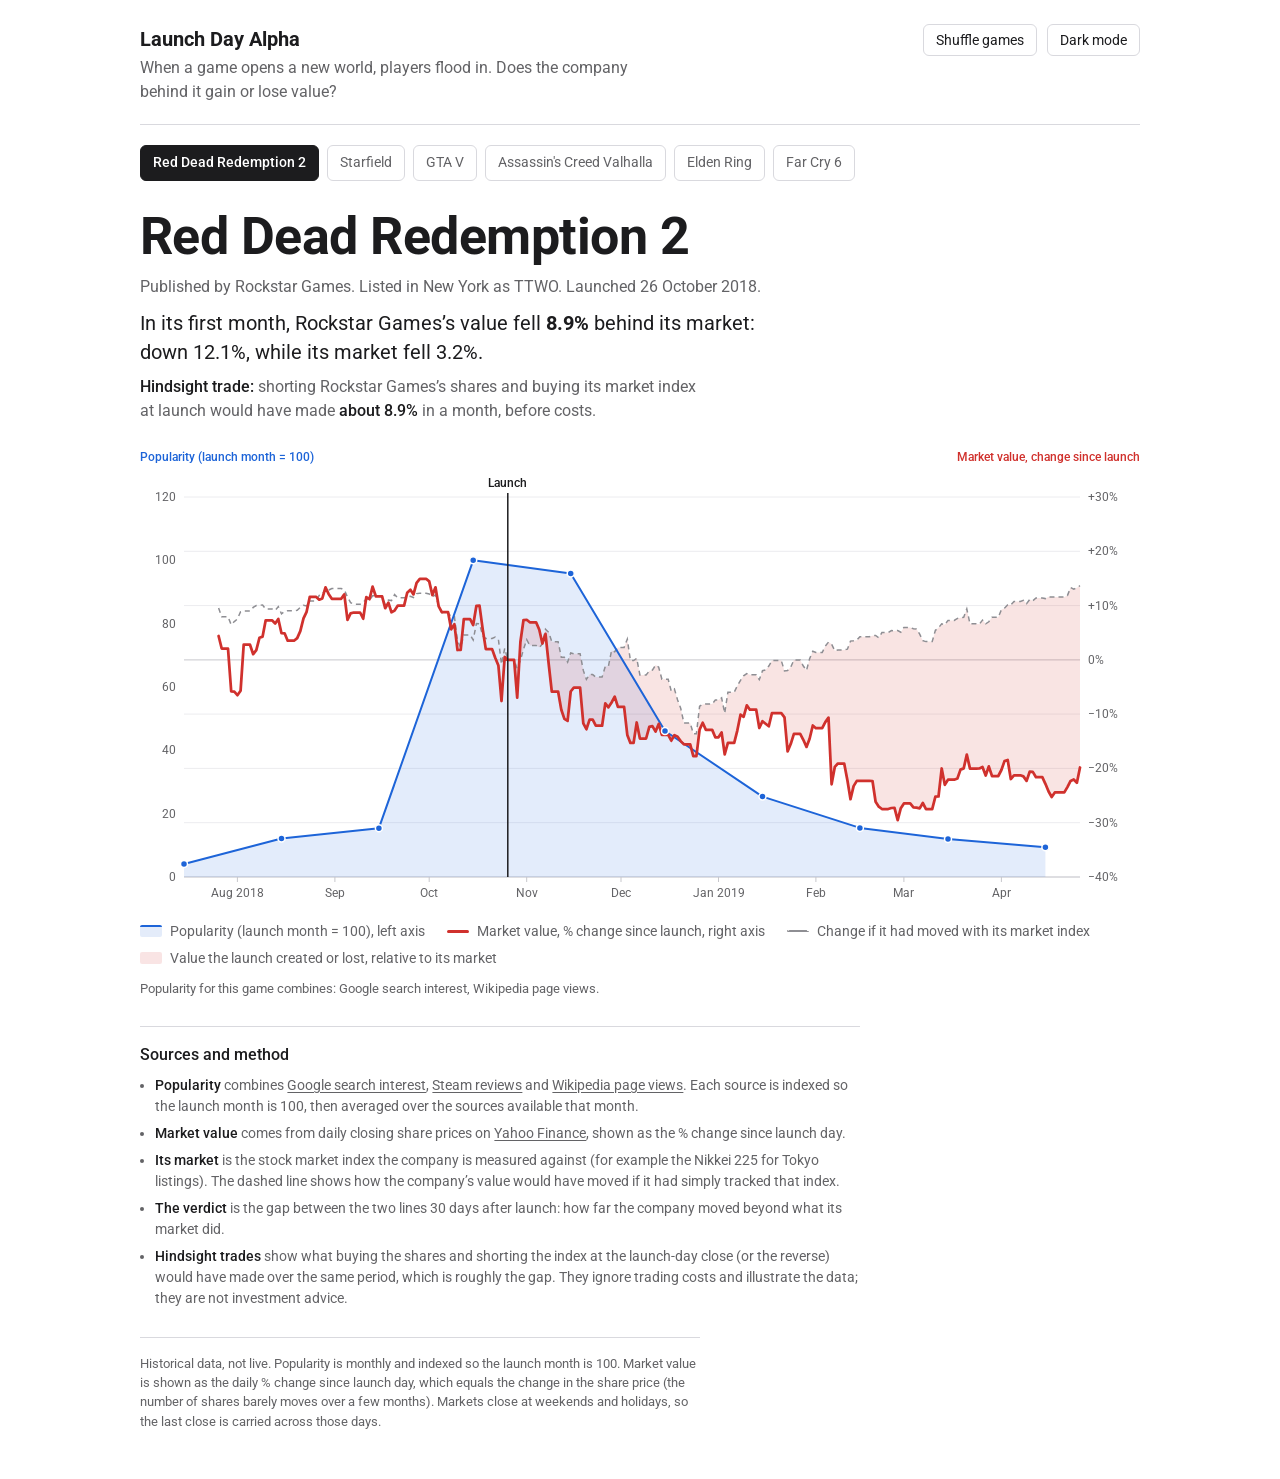
<file: site/index.html>
<!doctype html>
<html lang="en">
<head>
<meta charset="utf-8">
<meta name="viewport" content="width=device-width, initial-scale=1, viewport-fit=cover">
<title>Launch Day Alpha</title>
<meta name="description" content="How players' interest in a big game launch lines up with the publisher's market value, using historical data.">
<link rel="icon" href="data:image/svg+xml,%3Csvg xmlns='http://www.w3.org/2000/svg' viewBox='0 0 32 32'%3E%3Crect width='32' height='32' rx='6' fill='%231C1C1E'/%3E%3Cpath d='M5 24 L12 15 L18 19 L27 8' fill='none' stroke='%23FF6B61' stroke-width='3' stroke-linecap='round' stroke-linejoin='round'/%3E%3C/svg%3E">
<script>
  // Apply a saved theme before first paint to avoid a flash. Storage may be unavailable.
  try {
    var savedTheme = localStorage.getItem("lda-theme");
    if (savedTheme === "light" || savedTheme === "dark") document.documentElement.setAttribute("data-theme", savedTheme);
  } catch (e) {}
</script>
<link rel="preconnect" href="https://fonts.googleapis.com">
<link rel="preconnect" href="https://fonts.gstatic.com" crossorigin>
<link href="https://fonts.googleapis.com/css2?family=Roboto:wght@400;500;700&display=swap" rel="stylesheet">
<link rel="stylesheet" href="styles.css">
<script src="app.js" defer></script>
</head>
<body>
<div class="wrap">
  <header class="site-header">
    <div>
      <p class="brand">Launch Day Alpha</p>
      <p class="lede">When a game opens a new world, players flood in. Does the company behind it gain or lose value?</p>
    </div>
    <div class="header-actions">
      <span class="badge" id="badge" hidden>Placeholder data</span>
      <button class="theme-toggle" id="shuffle" type="button" hidden>Shuffle games</button>
      <button class="theme-toggle" id="themeToggle" type="button">Dark mode</button>
    </div>
  </header>

  <nav class="menu" aria-label="Game launches">
    <div class="tabs" id="tabs" role="tablist" aria-label="Game launches"></div>
  </nav>

  <main class="stage" id="stage">
    <div class="status" id="status">Loading…</div>

    <div id="content" hidden>
      <div id="copy">
        <h1 class="title" id="title"></h1>
        <p class="meta" id="meta"></p>
        <p class="verdict" id="verdict"></p>
        <p class="trade" id="trade"></p>
      </div>

      <div class="chart" id="chart">
        <svg id="svg" role="img" aria-labelledby="svgDesc"><desc id="svgDesc"></desc></svg>
        <div class="tooltip" id="tooltip" aria-hidden="true"></div>
      </div>

      <ul class="legend">
        <li><span class="key key-pop"></span><span><span id="legendPop">Popularity</span>, left axis</span></li>
        <li><span class="key key-mv"></span><span>Market value, % change since launch, right axis</span></li>
        <li><span class="key key-bench"></span>Change if it had moved with its market index</li>
        <li><span class="key key-gap"></span>Value the launch created or lost, relative to its market</li>
      </ul>
      <p class="sources" id="sources"></p>

      <section class="method" aria-labelledby="methodTitle">
        <h2 id="methodTitle">Sources and method</h2>
        <ul>
          <li><b>Popularity</b> combines <span id="methodSignals"></span>. Each source is indexed so the launch month is 100, then averaged over the sources available that month.</li>
          <li><b>Market value</b> comes from daily closing share prices on <a href="https://finance.yahoo.com/" rel="noopener">Yahoo Finance</a>, shown as the % change since launch day.</li>
          <li><b>Its market</b> is the stock market index the company is measured against (for example the Nikkei 225 for Tokyo listings). The dashed line shows how the company&rsquo;s value would have moved if it had simply tracked that index.</li>
          <li><b>The verdict</b> is the gap between the two lines <span id="methodDay">30</span> days after launch: how far the company moved beyond what its market did.</li>
          <li><b>Hindsight trades</b> show what buying the shares and shorting the index at the launch-day close (or the reverse) would have made over the same period, which is roughly the gap. They ignore trading costs and illustrate the data; they are not investment advice.</li>
        </ul>
      </section>
    </div>
  </main>

  <footer>
    <p class="note" id="note"></p>
  </footer>
</div>
</body>
</html>
</file>
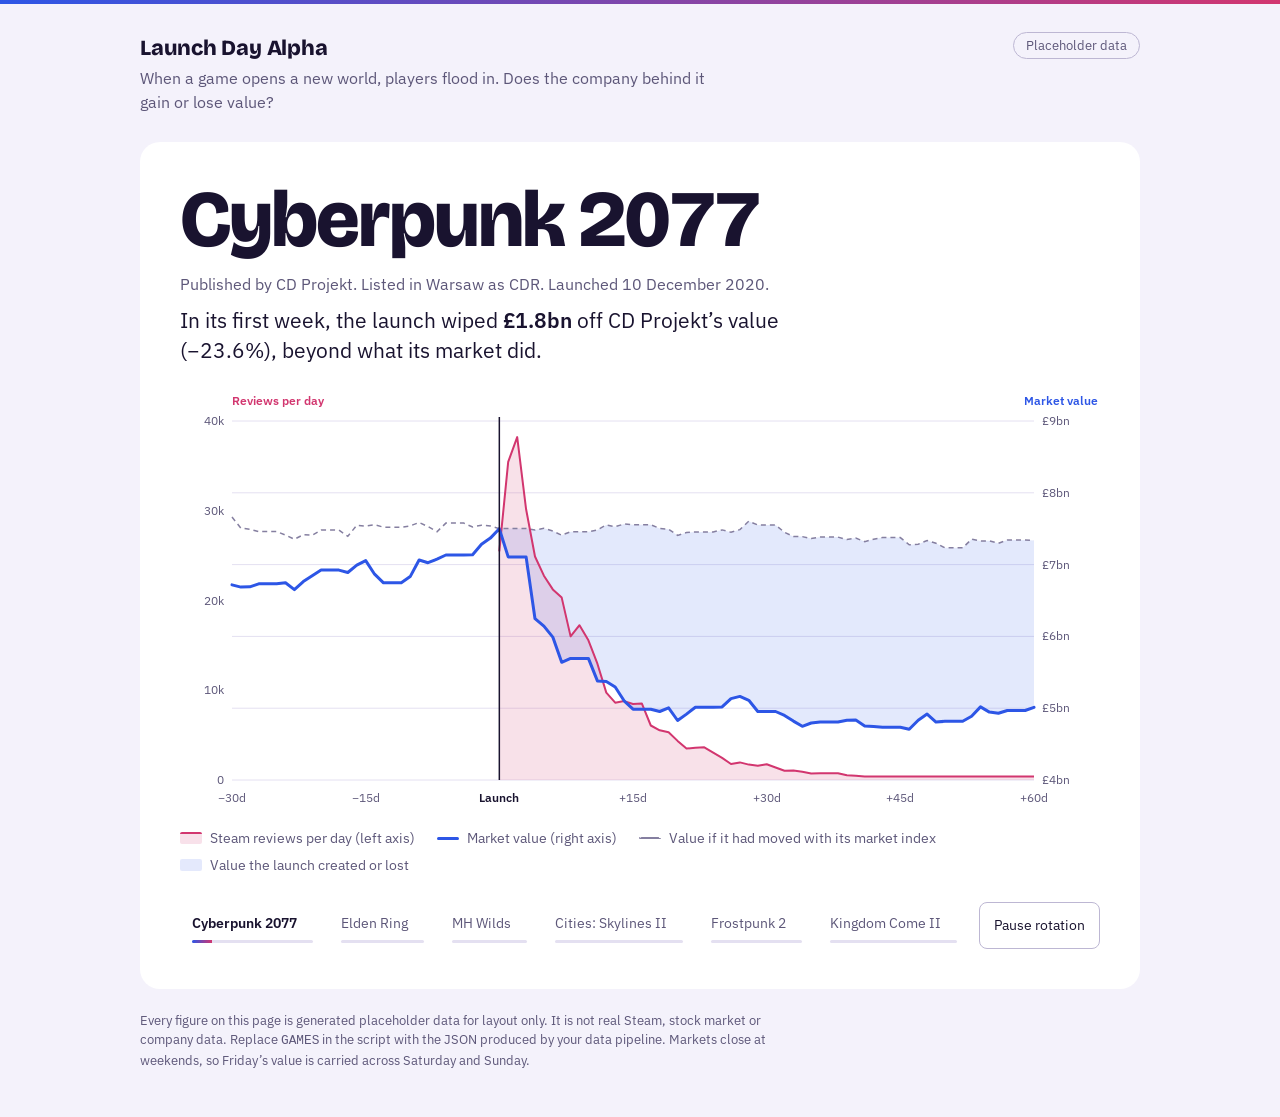
<file: prototype/launch-day-alpha.html>
<!doctype html>
<html lang="en">
<head>
<meta charset="utf-8">
<meta name="viewport" content="width=device-width, initial-scale=1, viewport-fit=cover">
<title>Launch Day Alpha</title>
<link rel="preconnect" href="https://fonts.googleapis.com">
<link rel="preconnect" href="https://fonts.gstatic.com" crossorigin>
<link href="https://fonts.googleapis.com/css2?family=Bricolage+Grotesque:opsz,wght@12..96,500;12..96,800&family=IBM+Plex+Sans:wght@400;500;600&display=swap" rel="stylesheet">
<style>
  :root {
    color-scheme: light;
    --bg: #F4F2FB;
    --surface: #FFFFFF;
    --ink: #19132F;
    --muted: #5D5779;
    --grid: #E4E0F1;
    --axis: #BDB7D3;
    --pop: #D2366F;
    --pop-fill: rgba(210, 54, 111, 0.15);
    --mv: #2D56E6;
    --gap: rgba(45, 86, 230, 0.13);
    --bench: #857FA0;
    --focus: #2D56E6;
  }
  @media (prefers-color-scheme: dark) {
    :root {
      color-scheme: dark;
      --bg: #140E2B;
      --surface: #1C1539;
      --ink: #F2EFFC;
      --muted: #A8A1C7;
      --grid: #2D2551;
      --axis: #4A4170;
      --pop: #FF5E95;
      --pop-fill: rgba(255, 94, 149, 0.17);
      --mv: #7598FF;
      --gap: rgba(117, 152, 255, 0.17);
      --bench: #8F88B2;
      --focus: #7598FF;
    }
  }

  * { box-sizing: border-box; }
  html, body { margin: 0; }
  body {
    background: var(--bg);
    color: var(--ink);
    font-family: "IBM Plex Sans", system-ui, -apple-system, "Segoe UI", Roboto, sans-serif;
    font-variant-numeric: tabular-nums;
    line-height: 1.5;
    padding-bottom: env(safe-area-inset-bottom, 0px);
  }
  /* The two series colours, joined: players (pink) and market value (blue). */
  .strip { height: 4px; background: linear-gradient(90deg, var(--mv), var(--pop)); margin-top: env(safe-area-inset-top, 0px); }

  .wrap { max-width: 1080px; margin: 0 auto; padding: 28px clamp(16px, 4vw, 40px) 48px; }

  header { display: flex; justify-content: space-between; align-items: flex-start; gap: 12px 24px; flex-wrap: wrap; }
  .brand { font-family: "Bricolage Grotesque", "Arial Narrow", system-ui, sans-serif; font-weight: 800; font-size: 1.35rem; margin: 0; letter-spacing: -0.01em; }
  .lede { color: var(--muted); margin: 2px 0 0; max-width: 58ch; }
  .badge { border: 1px solid var(--axis); border-radius: 999px; padding: 3px 12px; font-size: 0.8rem; color: var(--muted); white-space: nowrap; }

  .stage { margin-top: 28px; background: var(--surface); border-radius: 20px; padding: clamp(18px, 3.2vw, 40px); }

  .title {
    font-family: "Bricolage Grotesque", "Arial Narrow", system-ui, sans-serif;
    font-weight: 800;
    font-size: clamp(2.3rem, 6.4vw, 5rem);
    line-height: 0.95;
    letter-spacing: -0.025em;
    margin: 0;
  }
  .meta { color: var(--muted); margin: 14px 0 0; }
  .verdict { font-size: clamp(1.05rem, 2vw, 1.3rem); margin: 10px 0 0; max-width: 52ch; line-height: 1.4; }
  .verdict strong { font-weight: 600; }

  .swap { animation: swapIn 0.45s ease both; }
  @keyframes swapIn { from { opacity: 0; transform: translateY(6px); } to { opacity: 1; transform: none; } }

  .chart { position: relative; margin-top: 26px; touch-action: pan-y; }
  .chart svg { display: block; width: 100%; height: auto; overflow: visible; }
  .chart text { font-family: inherit; font-size: 12px; fill: var(--muted); }
  .chart .axis-title-pop { fill: var(--pop); font-weight: 600; }
  .chart .axis-title-mv { fill: var(--mv); font-weight: 600; }
  .chart .launch-label { fill: var(--ink); font-weight: 600; }

  .tooltip {
    position: absolute; top: 0; left: 0; pointer-events: none;
    background: var(--ink); color: var(--bg);
    padding: 8px 11px; border-radius: 8px; font-size: 0.8rem; line-height: 1.45;
    opacity: 0; transition: opacity 0.12s; white-space: nowrap; z-index: 2;
  }
  .tooltip b { font-weight: 600; }

  .legend { display: flex; flex-wrap: wrap; gap: 6px 22px; margin: 14px 0 0; padding: 0; list-style: none; font-size: 0.875rem; color: var(--muted); }
  .legend li { display: flex; align-items: center; gap: 8px; }
  .key { display: inline-block; width: 22px; height: 12px; border-radius: 2px; }
  .key-pop { background: var(--pop-fill); border-top: 2px solid var(--pop); }
  .key-mv { height: 0; border-top: 3px solid var(--mv); }
  .key-bench { height: 0; border-top: 2px dashed var(--bench); }
  .key-gap { background: var(--gap); }

  .controls { display: flex; align-items: stretch; gap: 10px; margin-top: 26px; }
  .tabs { display: flex; gap: 4px; flex: 1; overflow-x: auto; scrollbar-width: thin; }
  .tab {
    flex: 1 0 auto; position: relative;
    background: none; border: 0; border-radius: 8px; cursor: pointer;
    color: var(--muted); font: inherit; font-size: 0.9rem; text-align: left;
    padding: 10px 12px 16px;
  }
  .tab:hover { color: var(--ink); }
  .tab[aria-selected="true"] { color: var(--ink); font-weight: 600; }
  .tab .bar { position: absolute; left: 12px; right: 12px; bottom: 6px; height: 3px; background: var(--grid); border-radius: 2px; overflow: hidden; }
  .tab .fill { display: block; height: 100%; width: 0; background: linear-gradient(90deg, var(--mv), var(--pop)); }
  .pause {
    flex: none; background: none; color: var(--ink); font: inherit; font-size: 0.85rem;
    border: 1px solid var(--axis); border-radius: 8px; padding: 0 14px; cursor: pointer;
  }
  .pause:hover { border-color: var(--muted); }
  :focus-visible { outline: 2px solid var(--focus); outline-offset: 2px; }

  .note { color: var(--muted); font-size: 0.8rem; margin: 22px 0 0; max-width: 80ch; }

  @media (max-width: 640px) {
    .controls { flex-direction: column; }
    .pause { padding: 10px 14px; align-self: flex-start; }
    .tab { flex: 0 0 auto; }
  }
  @media (prefers-reduced-motion: reduce) {
    .swap { animation: none; }
    .tooltip { transition: none; }
  }
</style>
</head>
<body>
<div class="strip" aria-hidden="true"></div>
<div class="wrap">
  <header>
    <div>
      <p class="brand">Launch Day Alpha</p>
      <p class="lede">When a game opens a new world, players flood in. Does the company behind it gain or lose value?</p>
    </div>
    <span class="badge">Placeholder data</span>
  </header>

  <main class="stage" id="stage">
    <div id="copy">
      <h1 class="title" id="title"></h1>
      <p class="meta" id="meta"></p>
      <p class="verdict" id="verdict"></p>
    </div>

    <div class="chart" id="chart">
      <svg id="svg" role="img" aria-labelledby="svgDesc"><desc id="svgDesc"></desc></svg>
      <div class="tooltip" id="tooltip" aria-hidden="true"></div>
    </div>

    <ul class="legend">
      <li><span class="key key-pop"></span>Steam reviews per day (left axis)</li>
      <li><span class="key key-mv"></span>Market value (right axis)</li>
      <li><span class="key key-bench"></span>Value if it had moved with its market index</li>
      <li><span class="key key-gap"></span>Value the launch created or lost</li>
    </ul>

    <div class="controls">
      <div class="tabs" id="tabs" role="tablist" aria-label="Game launches"></div>
      <button class="pause" id="pause" type="button" aria-pressed="false">Pause rotation</button>
    </div>
  </main>

  <p class="note">Every figure on this page is generated placeholder data for layout only. It is not real Steam, stock market or company data. Replace <code>GAMES</code> in the script with the JSON produced by your data pipeline. Markets close at weekends, so Friday’s value is carried across Saturday and Sunday.</p>
</div>

<script>
/* ------------------------------------------------------------------
   DATA
   Swap buildPlaceholderGames() for real data with this shape:
   {
     name, publisher, city, ticker, launch: "YYYY-MM-DD",
     series: [ { d: -30..60, date: Date, reviews: number|null,
                 mv: £bn, implied: £bn }, ... ]
   }
   d = days from launch. reviews is null before launch.
   implied = launch-day value scaled by the market index's move.
------------------------------------------------------------------- */
const DAY_MIN = -30, DAY_MAX = 60, ROTATE_MS = 9000;

// Placeholder storylines only. Launch dates and tickers should be checked
// before real data goes in; the numbers are invented.
const CONFIG = [
  { name: "Cyberpunk 2077", publisher: "CD Projekt", city: "Warsaw", ticker: "CDR", launch: "2020-12-10",
    mv0: 7.5, peak: 40000, tau: 9,
    path: [[-30, -0.10], [0, 0], [2, -0.08], [7, -0.22], [14, -0.30], [30, -0.33], [60, -0.30]] },
  { name: "Elden Ring", publisher: "Bandai Namco", city: "Tokyo", ticker: "7832", launch: "2022-02-25",
    mv0: 11, peak: 30000, tau: 22,
    path: [[-30, -0.04], [0, 0], [5, 0.05], [14, 0.08], [60, 0.11]] },
  { name: "Monster Hunter Wilds", short: "MH Wilds", publisher: "Capcom", city: "Tokyo", ticker: "9697", launch: "2025-02-28",
    mv0: 9, peak: 45000, tau: 7,
    path: [[-30, -0.07], [0, 0], [3, 0.03], [10, -0.04], [30, -0.10], [60, -0.14]] },
  { name: "Cities: Skylines II", publisher: "Paradox Interactive", city: "Stockholm", ticker: "PDX", launch: "2023-10-24",
    mv0: 2.0, peak: 9000, tau: 6,
    path: [[-30, -0.02], [0, 0], [3, -0.09], [14, -0.15], [60, -0.12]] },
  { name: "Frostpunk 2", publisher: "11 bit studios", city: "Warsaw", ticker: "11B", launch: "2024-09-20",
    mv0: 0.12, peak: 5000, tau: 8,
    path: [[-30, 0.03], [0, 0], [2, -0.12], [7, -0.20], [30, -0.25], [60, -0.22]] },
  { name: "Kingdom Come: Deliverance II", short: "Kingdom Come II", publisher: "Embracer Group", city: "Stockholm", ticker: "EMBRAC B", launch: "2025-02-04",
    mv0: 2.2, peak: 25000, tau: 18,
    path: [[-30, -0.05], [0, 0], [4, 0.08], [14, 0.14], [60, 0.16]] }
];

function mulberry32(a) {
  return function () {
    a |= 0; a = a + 0x6D2B79F5 | 0;
    let t = Math.imul(a ^ a >>> 15, 1 | a);
    t = t + Math.imul(t ^ t >>> 7, 61 | t) ^ t;
    return ((t ^ t >>> 14) >>> 0) / 4294967296;
  };
}
function gauss(rng) {
  let u = 0, v = 0;
  while (u === 0) u = rng();
  while (v === 0) v = rng();
  return Math.sqrt(-2 * Math.log(u)) * Math.cos(2 * Math.PI * v);
}
function interp(points, d) {
  if (d <= points[0][0]) return points[0][1];
  for (let i = 1; i < points.length; i++) {
    if (d <= points[i][0]) {
      const [x0, y0] = points[i - 1], [x1, y1] = points[i];
      return y0 + (y1 - y0) * (d - x0) / (x1 - x0);
    }
  }
  return points[points.length - 1][1];
}

function buildPlaceholderGames() {
  return CONFIG.map((cfg, gi) => {
    const rng = mulberry32(1000 + gi * 97);
    const launch = new Date(cfg.launch + "T00:00:00Z");
    let index = 1, wobble = 0, abn = cfg.path[0][1];
    const raw = [];
    for (let d = DAY_MIN; d <= DAY_MAX; d++) {
      const date = new Date(launch.getTime() + d * 86400000);
      const wd = date.getUTCDay();
      if (wd !== 0 && wd !== 6) {               // trading day: values move
        index *= 1 + gauss(rng) * 0.008;
        wobble = wobble * 0.7 + gauss(rng) * 0.012;
        abn = interp(cfg.path, d);
      }                                          // weekend: carry forward
      let reviews = null;
      if (d >= 0) {
        const weekend = (wd === 0 || wd === 6) ? 1.15 : 1;
        const firstDay = d === 0 ? 0.75 : 1;
        reviews = Math.max(cfg.peak * 0.01, cfg.peak * Math.exp(-d / cfg.tau) * weekend * firstDay * (1 + gauss(rng) * 0.08));
        reviews = Math.round(reviews);
      }
      raw.push({ d, date, reviews, index, wobble, abn });
    }
    const at0 = raw.find(p => p.d === 0);
    const series = raw.map(p => {
      const implied = cfg.mv0 * (p.index / at0.index);
      const mv = implied * (1 + p.abn) * (1 + p.wobble - at0.wobble);
      return { d: p.d, date: p.date, reviews: p.reviews, mv, implied };
    });
    return { ...cfg, series };
  });
}

const GAMES = buildPlaceholderGames();

/* ------------------------------------------------------------------
   FORMATTING
------------------------------------------------------------------- */
const nf0 = new Intl.NumberFormat("en-GB", { maximumFractionDigits: 0 });
const nf1 = new Intl.NumberFormat("en-GB", { maximumFractionDigits: 1 });
const nf2 = new Intl.NumberFormat("en-GB", { minimumFractionDigits: 2, maximumFractionDigits: 2 });
function money(bn) {
  const a = Math.abs(bn);
  return a >= 1 ? "£" + nf1.format(a) + "bn" : "£" + nf0.format(a * 1000) + "m";
}
function moneyPrecise(bn) {
  return bn >= 1 ? "£" + nf2.format(bn) + "bn" : "£" + nf0.format(bn * 1000) + "m";
}
function fmtDate(date) {
  return date.toLocaleDateString("en-GB", { day: "numeric", month: "long", year: "numeric", timeZone: "UTC" });
}
function dayLabel(d) {
  if (d === 0) return "launch day";
  return (d > 0 ? "day +" : "day \u2212") + Math.abs(d);
}
function compact(n) {
  return n >= 1000 ? nf1.format(n / 1000) + "k" : nf0.format(n);
}
function niceTicks(min, max, count) {
  const span = (max - min) || 1;
  const raw = span / count;
  const mag = Math.pow(10, Math.floor(Math.log10(raw)));
  const norm = raw / mag;
  const step = (norm < 1.5 ? 1 : norm < 3 ? 2 : norm < 7 ? 5 : 10) * mag;
  const start = Math.floor(min / step) * step, end = Math.ceil(max / step) * step;
  const ticks = [];
  for (let v = start; v <= end + step * 1e-9; v += step) ticks.push(+v.toFixed(10));
  return ticks;
}

/* ------------------------------------------------------------------
   TEXT
------------------------------------------------------------------- */
const $ = id => document.getElementById(id);
const reduceMotion = window.matchMedia("(prefers-reduced-motion: reduce)").matches;

function verdictFor(g) {
  const p = g.series.find(s => s.d === 7);
  const at0 = g.series.find(s => s.d === 0);
  const gap = p.mv - p.implied;
  const pct = gap / at0.mv * 100;
  const sign = pct < 0 ? "\u2212" : "+";
  const lead = gap < 0
    ? `In its first week, the launch wiped <strong>${money(gap)}</strong> off ${g.publisher}\u2019s value`
    : `In its first week, the launch added <strong>${money(gap)}</strong> to ${g.publisher}\u2019s value`;
  return `${lead} (${sign}${nf1.format(Math.abs(pct))}%), beyond what its market did.`;
}

function updateText(g, animate) {
  $("title").textContent = g.name;
  $("meta").textContent = `Published by ${g.publisher}. Listed in ${g.city} as ${g.ticker}. Launched ${fmtDate(new Date(g.launch + "T00:00:00Z"))}.`;
  $("verdict").innerHTML = verdictFor(g);
  if (animate) {
    const el = $("copy");
    el.classList.remove("swap");
    void el.offsetWidth;
    el.classList.add("swap");
  }
}

/* ------------------------------------------------------------------
   CHART
------------------------------------------------------------------- */
let chartState = null;

function render(g, animate) {
  const box = $("chart");
  const svg = $("svg");
  const W = Math.max(300, box.clientWidth);
  const H = Math.round(Math.max(260, Math.min(440, W * 0.46)));
  const narrow = W < 520;
  const m = { l: narrow ? 40 : 52, r: narrow ? 52 : 66, t: 30, b: 34 };
  const iw = W - m.l - m.r, ih = H - m.t - m.b;

  const x = d => m.l + (d - DAY_MIN) / (DAY_MAX - DAY_MIN) * iw;

  const rv = g.series.filter(p => p.reviews != null);
  const rTicks = niceTicks(0, Math.max(...rv.map(p => p.reviews)), 4);
  const rTop = rTicks[rTicks.length - 1];
  const yL = v => m.t + ih - (v / rTop) * ih;

  const vals = g.series.flatMap(p => [p.mv, p.implied]);
  let lo = Math.min(...vals), hi = Math.max(...vals);
  const pad = (hi - lo) * 0.12 || hi * 0.05;
  const vTicks = niceTicks(lo - pad, hi + pad, 4);
  const vLo = vTicks[0], vHi = vTicks[vTicks.length - 1];
  const yR = v => m.t + ih - (v - vLo) / (vHi - vLo) * ih;
  const vFmt = v => vHi < 2 ? "£" + nf0.format(v * 1000) + "m" : "£" + nf1.format(v) + "bn";

  const path = (pts, fy) => pts.map((p, i) => (i ? "L" : "M") + x(p.d).toFixed(1) + "," + fy(p).toFixed(1)).join("");
  const mvLine = path(g.series, p => yR(p.mv));
  const benchLine = path(g.series, p => yR(p.implied));
  const popLine = path(rv, p => yL(p.reviews));
  const popArea = popLine + `L${x(rv[rv.length - 1].d).toFixed(1)},${yL(0)}L${x(rv[0].d).toFixed(1)},${yL(0)}Z`;
  const post = g.series.filter(p => p.d >= 0);
  const gapArea = path(post, p => yR(p.mv)) +
    post.slice().reverse().map(p => `L${x(p.d).toFixed(1)},${yR(p.implied).toFixed(1)}`).join("") + "Z";

  let s = "";
  // gridlines follow the market value axis
  vTicks.forEach(v => {
    s += `<line x1="${m.l}" x2="${m.l + iw}" y1="${yR(v)}" y2="${yR(v)}" stroke="var(--grid)" />`;
    s += `<text x="${m.l + iw + 8}" y="${yR(v) + 4}">${vFmt(v)}</text>`;
  });
  rTicks.forEach(v => {
    s += `<text x="${m.l - 8}" y="${yL(v) + 4}" text-anchor="end">${compact(v)}</text>`;
  });
  (narrow ? [-30, 0, 30, 60] : [-30, -15, 0, 15, 30, 45, 60]).forEach(d => {
    if (d === 0) return;
    const label = d < 0 ? "\u2212" + Math.abs(d) + "d" : "+" + d + "d";
    s += `<text x="${x(d)}" y="${m.t + ih + 22}" text-anchor="middle">${label}</text>`;
  });
  s += `<text class="axis-title-pop" x="${m.l}" y="14" text-anchor="start">Reviews per day</text>`;
  s += `<text class="axis-title-mv" x="${m.l + iw + m.r - 2}" y="14" text-anchor="end">Market value</text>`;

  s += `<path class="fade" d="${popArea}" fill="var(--pop-fill)" />`;
  s += `<path class="fade" d="${gapArea}" fill="var(--gap)" />`;
  s += `<path class="fade" d="${benchLine}" fill="none" stroke="var(--bench)" stroke-width="1.5" stroke-dasharray="5 4" />`;
  s += `<path class="draw" d="${popLine}" fill="none" stroke="var(--pop)" stroke-width="2" stroke-linejoin="round" />`;
  s += `<path class="draw" d="${mvLine}" fill="none" stroke="var(--mv)" stroke-width="3" stroke-linejoin="round" stroke-linecap="round" />`;

  s += `<line x1="${x(0)}" x2="${x(0)}" y1="${m.t - 4}" y2="${m.t + ih}" stroke="var(--ink)" stroke-width="1.5" />`;
  s += `<text class="launch-label" x="${x(0)}" y="${m.t + ih + 22}" text-anchor="middle">Launch</text>`;

  s += `<g id="hover" style="display:none">
          <line id="hoverLine" y1="${m.t}" y2="${m.t + ih}" stroke="var(--muted)" stroke-width="1" />
          <circle id="hoverMv" r="5" fill="var(--mv)" stroke="var(--surface)" stroke-width="2" />
          <circle id="hoverPop" r="4.5" fill="var(--pop)" stroke="var(--surface)" stroke-width="2" />
        </g>`;
  s += `<rect id="hit" x="${m.l}" y="${m.t}" width="${iw}" height="${ih}" fill="transparent" />`;

  svg.setAttribute("viewBox", `0 0 ${W} ${H}`);
  svg.setAttribute("width", W);
  svg.setAttribute("height", H);
  svg.innerHTML = `<desc id="svgDesc">${g.name}: daily Steam reviews and ${g.publisher}\u2019s market value from 30 days before launch to 60 days after.</desc>` + s;

  chartState = { g, m, iw, x, yL, yR };

  if (animate && !reduceMotion) {
    svg.querySelectorAll(".draw").forEach((el, i) => {
      const len = el.getTotalLength();
      el.style.strokeDasharray = len;
      el.style.strokeDashoffset = len;
      el.getBoundingClientRect();
      el.style.transition = `stroke-dashoffset 1.3s cubic-bezier(.4,0,.2,1) ${i * 0.15}s`;
      el.style.strokeDashoffset = 0;
    });
    svg.querySelectorAll(".fade").forEach(el => {
      el.style.opacity = 0;
      el.getBoundingClientRect();
      el.style.transition = "opacity 0.6s ease 0.9s";
      el.style.opacity = 1;
    });
  }

  const hit = $("hit");
  hit.addEventListener("pointermove", onHover);
  hit.addEventListener("pointerleave", hideHover);
}

function onHover(e) {
  if (!chartState) return;
  const { g, m, iw, x, yL, yR } = chartState;
  const svg = $("svg");
  const rect = svg.getBoundingClientRect();
  const scale = rect.width / svg.viewBox.baseVal.width;
  const px = (e.clientX - rect.left) / scale;
  const d = Math.max(DAY_MIN, Math.min(DAY_MAX, Math.round(DAY_MIN + (px - m.l) / iw * (DAY_MAX - DAY_MIN))));
  const p = g.series.find(s => s.d === d);
  if (!p) return;

  $("hover").style.display = "";
  $("hoverLine").setAttribute("x1", x(d));
  $("hoverLine").setAttribute("x2", x(d));
  $("hoverMv").setAttribute("cx", x(d));
  $("hoverMv").setAttribute("cy", yR(p.mv));
  const pop = $("hoverPop");
  if (p.reviews != null) {
    pop.style.display = "";
    pop.setAttribute("cx", x(d));
    pop.setAttribute("cy", yL(p.reviews));
  } else {
    pop.style.display = "none";
  }

  const tip = $("tooltip");
  tip.innerHTML =
    `<b>${fmtDate(p.date)}</b>, ${dayLabel(d)}<br>` +
    (p.reviews != null ? `Reviews: ${nf0.format(p.reviews)}<br>` : `Not released yet<br>`) +
    `Market value: ${moneyPrecise(p.mv)}<br>` +
    `If it had moved with its market: ${moneyPrecise(p.implied)}`;
  tip.style.opacity = 1;
  const boxW = $("chart").clientWidth;
  const tipW = tip.offsetWidth;
  let left = x(d) * scale + 14;
  if (left + tipW > boxW) left = x(d) * scale - tipW - 14;
  tip.style.transform = `translate(${Math.max(0, left)}px, ${m.t * scale}px)`;
}

function hideHover() {
  const h = $("hover");
  if (h) h.style.display = "none";
  $("tooltip").style.opacity = 0;
}

/* ------------------------------------------------------------------
   ROTATION
------------------------------------------------------------------- */
let idx = 0, elapsed = 0, last = performance.now();
let userPaused = false, hoverPaused = false;
const tabsEl = $("tabs");
const fills = [];
const tabs = GAMES.map((g, i) => {
  const b = document.createElement("button");
  b.className = "tab";
  b.type = "button";
  b.setAttribute("role", "tab");
  b.setAttribute("aria-controls", "stage");
  b.setAttribute("aria-label", g.name);
  b.innerHTML = `${g.short || g.name}<span class="bar"><span class="fill"></span></span>`;
  b.addEventListener("click", () => show(i, true));
  b.addEventListener("keydown", e => {
    if (e.key === "ArrowRight" || e.key === "ArrowLeft") {
      e.preventDefault();
      const n = (i + (e.key === "ArrowRight" ? 1 : -1) + GAMES.length) % GAMES.length;
      show(n, true);
      tabs[n].focus();
    }
  });
  tabsEl.appendChild(b);
  fills.push(b.querySelector(".fill"));
  return b;
});

function show(i, animate) {
  fills.forEach(f => (f.style.width = "0"));
  idx = i;
  elapsed = 0;
  tabs.forEach((t, j) => {
    t.setAttribute("aria-selected", j === i ? "true" : "false");
    t.tabIndex = j === i ? 0 : -1;
  });
  hideHover();
  updateText(GAMES[i], animate);
  render(GAMES[i], animate);
}

function tick(now) {
  const dt = now - last;
  last = now;
  if (!userPaused && !hoverPaused && !document.hidden) {
    elapsed += dt;
    if (elapsed >= ROTATE_MS) show((idx + 1) % GAMES.length, true);
  }
  fills[idx].style.width = Math.min(100, elapsed / ROTATE_MS * 100) + "%";
  requestAnimationFrame(tick);
}

const stage = $("stage");
stage.addEventListener("pointerenter", e => { if (e.pointerType === "mouse") hoverPaused = true; });
stage.addEventListener("pointerleave", () => { hoverPaused = false; });
stage.addEventListener("focusin", e => { if (e.target.matches(":focus-visible")) hoverPaused = true; });
stage.addEventListener("focusout", () => { hoverPaused = false; });

$("pause").addEventListener("click", () => {
  userPaused = !userPaused;
  $("pause").setAttribute("aria-pressed", userPaused ? "true" : "false");
  $("pause").textContent = userPaused ? "Resume rotation" : "Pause rotation";
});

let resizeTimer;
window.addEventListener("resize", () => {
  clearTimeout(resizeTimer);
  resizeTimer = setTimeout(() => render(GAMES[idx], false), 120);
});

show(0, true);
requestAnimationFrame(tick);
</script>
</body>
</html>
</file>
<file: site/styles.css>
/* Launch Day Alpha. Visual style: PLAN.md 6.1. */

:root {
  color-scheme: light;
  --bg: #FFFFFF;
  --ink: #1C1C1E;
  --muted: #636366;
  --line: #D9D9DE;
  --grid: #ECECEF;
  --axis: #C7C7CC;
  --pop: #1D64D8;
  --pop-fill: rgba(29, 100, 216, 0.12);
  --mv: #D0312D;
  --gap: rgba(208, 49, 45, 0.13);
  --bench: #8E8E93;
  --tip-bg: #1C1C1E;
  --tip-ink: #FFFFFF;
  --focus: #1D64D8;
}

/* Dark tokens: once for the system preference (unless the user chose light),
   once for an explicit choice of dark via the toggle. */
@media (prefers-color-scheme: dark) {
  :root:not([data-theme="light"]) {
    color-scheme: dark;
    --bg: #1C1C1E;
    --ink: #F2F2F7;
    --muted: #A1A1A6;
    --line: #3A3A3C;
    --grid: #2C2C2E;
    --axis: #48484A;
    --pop: #5B9BFF;
    --pop-fill: rgba(91, 155, 255, 0.18);
    --mv: #FF6B61;
    --gap: rgba(255, 107, 97, 0.16);
    --bench: #8E8E93;
    --tip-bg: #F2F2F7;
    --tip-ink: #1C1C1E;
    --focus: #5B9BFF;
  }
}
:root[data-theme="dark"] {
  color-scheme: dark;
  --bg: #1C1C1E;
  --ink: #F2F2F7;
  --muted: #A1A1A6;
  --line: #3A3A3C;
  --grid: #2C2C2E;
  --axis: #48484A;
  --pop: #5B9BFF;
  --pop-fill: rgba(91, 155, 255, 0.18);
  --mv: #FF6B61;
  --gap: rgba(255, 107, 97, 0.16);
  --bench: #8E8E93;
  --tip-bg: #F2F2F7;
  --tip-ink: #1C1C1E;
  --focus: #5B9BFF;
}

* { box-sizing: border-box; }
[hidden] { display: none !important; }
html, body { margin: 0; }
body {
  background: var(--bg);
  color: var(--ink);
  font-family: Roboto, system-ui, -apple-system, "Segoe UI", Arial, sans-serif;
  font-variant-numeric: tabular-nums;
  line-height: 1.5;
  padding: env(safe-area-inset-top, 0px) 0 env(safe-area-inset-bottom, 0px);
}
:focus-visible { outline: 2px solid var(--focus); outline-offset: 2px; }
code { font-family: ui-monospace, SFMono-Regular, Consolas, monospace; font-size: 0.9em; }

.wrap { max-width: 1080px; margin: 0 auto; padding: 24px clamp(16px, 4vw, 40px) 48px; }

/* Header */
.site-header {
  display: flex; justify-content: space-between; align-items: flex-start;
  gap: 12px 24px; flex-wrap: wrap;
  padding-bottom: 20px; border-bottom: 1px solid var(--line);
}
.brand { font-weight: 700; font-size: 1.25rem; margin: 0; }
.lede { color: var(--muted); margin: 2px 0 0; max-width: 58ch; }
.header-actions { display: flex; align-items: center; gap: 10px; flex-wrap: wrap; }
.badge {
  border: 1px solid var(--line); border-radius: 6px; padding: 3px 10px;
  font-size: 0.8rem; color: var(--muted); white-space: nowrap;
}
.theme-toggle {
  background: none; color: var(--ink); font: inherit; font-size: 0.85rem;
  border: 1px solid var(--line); border-radius: 6px; padding: 5px 12px; cursor: pointer;
}
.theme-toggle:hover { border-color: var(--muted); }

/* Game menu */
.menu { margin-top: 20px; }
.tabs { display: flex; flex-wrap: wrap; gap: 8px; }
.tab {
  background: none; color: var(--muted); font: inherit; font-size: 0.9rem;
  border: 1px solid var(--line); border-radius: 6px; padding: 6px 12px; cursor: pointer;
}
.tab:hover { color: var(--ink); border-color: var(--muted); }
.tab[aria-selected="true"] { background: var(--ink); border-color: var(--ink); color: var(--bg); font-weight: 500; }

/* Game */
.stage { margin-top: 28px; }
.status { color: var(--muted); }
.status.error { color: var(--ink); border: 1px solid var(--line); border-radius: 8px; padding: 16px 18px; max-width: 70ch; }
.status.error p { margin: 0 0 8px; }
.status.error p:last-child { margin-bottom: 0; }

.title { font-weight: 700; font-size: clamp(2rem, 5.2vw, 3.25rem); line-height: 1.08; letter-spacing: -0.01em; margin: 0; }
.meta { color: var(--muted); margin: 10px 0 0; }
.verdict { font-size: clamp(1.05rem, 2vw, 1.25rem); margin: 10px 0 0; max-width: 56ch; line-height: 1.45; }
.verdict strong { font-weight: 700; }
.trade { color: var(--muted); margin: 8px 0 0; max-width: 62ch; }
.trade b { color: var(--ink); font-weight: 500; }

.swap { animation: swapIn 0.4s ease both; }
@keyframes swapIn { from { opacity: 0; transform: translateY(6px); } to { opacity: 1; transform: none; } }

/* Chart */
.chart { position: relative; margin-top: 24px; touch-action: pan-y; }
.chart svg { display: block; width: 100%; height: auto; overflow: visible; }
.chart text { font-family: inherit; font-size: 12px; fill: var(--muted); }
.chart .axis-title-pop { fill: var(--pop); font-weight: 500; }
.chart .axis-title-mv { fill: var(--mv); font-weight: 500; }
.chart .launch-label { fill: var(--ink); font-weight: 500; }
.chart .grid { stroke: var(--grid); }
.chart .grid.zero { stroke: var(--axis); }
.chart .tick { stroke: var(--axis); }
.chart .baseline { stroke: var(--axis); }
.chart .launch-line { stroke: var(--ink); stroke-width: 1.5; }
.chart .pop-area { fill: var(--pop-fill); }
.chart .pop-line { fill: none; stroke: var(--pop); stroke-width: 2; stroke-linejoin: round; }
.chart .pop-dot { fill: var(--pop); stroke: var(--bg); stroke-width: 1.5; }
.chart .gap-area { fill: var(--gap); }
.chart .bench-line { fill: none; stroke: var(--bench); stroke-width: 1.5; stroke-dasharray: 5 4; }
.chart .mv-line { fill: none; stroke: var(--mv); stroke-width: 2.75; stroke-linejoin: round; stroke-linecap: round; }
.chart .hover-line { stroke: var(--muted); stroke-width: 1; }
.chart .hover-mv { fill: var(--mv); stroke: var(--bg); stroke-width: 2; }
.chart .hover-pop { fill: var(--pop); stroke: var(--bg); stroke-width: 2; }

.tooltip {
  position: absolute; top: 0; left: 0; pointer-events: none;
  background: var(--tip-bg); color: var(--tip-ink);
  padding: 8px 11px; border-radius: 6px; font-size: 0.8rem; line-height: 1.45;
  opacity: 0; transition: opacity 0.12s; white-space: nowrap; z-index: 2;
}
.tooltip b { font-weight: 500; }
.tooltip .dim { opacity: 0.75; }

.legend { display: flex; flex-wrap: wrap; gap: 6px 22px; margin: 14px 0 0; padding: 0; list-style: none; font-size: 0.875rem; color: var(--muted); }
.legend li { display: flex; align-items: center; gap: 8px; }
.key { display: inline-block; width: 22px; height: 12px; border-radius: 2px; flex: none; }
.key-pop { background: var(--pop-fill); border-top: 2px solid var(--pop); }
.key-mv { height: 0; border-top: 3px solid var(--mv); }
.key-bench { height: 0; border-top: 2px dashed var(--bench); }
.key-gap { background: var(--gap); }

.sources { color: var(--muted); font-size: 0.8rem; margin: 10px 0 0; }

.method { margin-top: 28px; padding-top: 16px; border-top: 1px solid var(--line); max-width: 80ch; }
.method h2 { font-size: 1rem; font-weight: 500; margin: 0 0 8px; }
.method ul { margin: 0; padding-left: 1.1em; color: var(--muted); font-size: 0.875rem; }
.method li { margin: 0 0 6px; }
.method b { color: var(--ink); font-weight: 500; }
.method a { color: inherit; text-decoration: underline; text-underline-offset: 2px; }
.method a:hover { color: var(--ink); }
.note { color: var(--muted); font-size: 0.8rem; margin: 28px 0 0; padding-top: 16px; border-top: 1px solid var(--line); max-width: 80ch; }

@media (max-width: 480px) {
  .legend { flex-direction: column; gap: 4px; }
  .chart text { font-size: 11px; }
}
@media (prefers-reduced-motion: reduce) {
  .swap { animation: none; }
  .tooltip { transition: none; }
}
</file>
